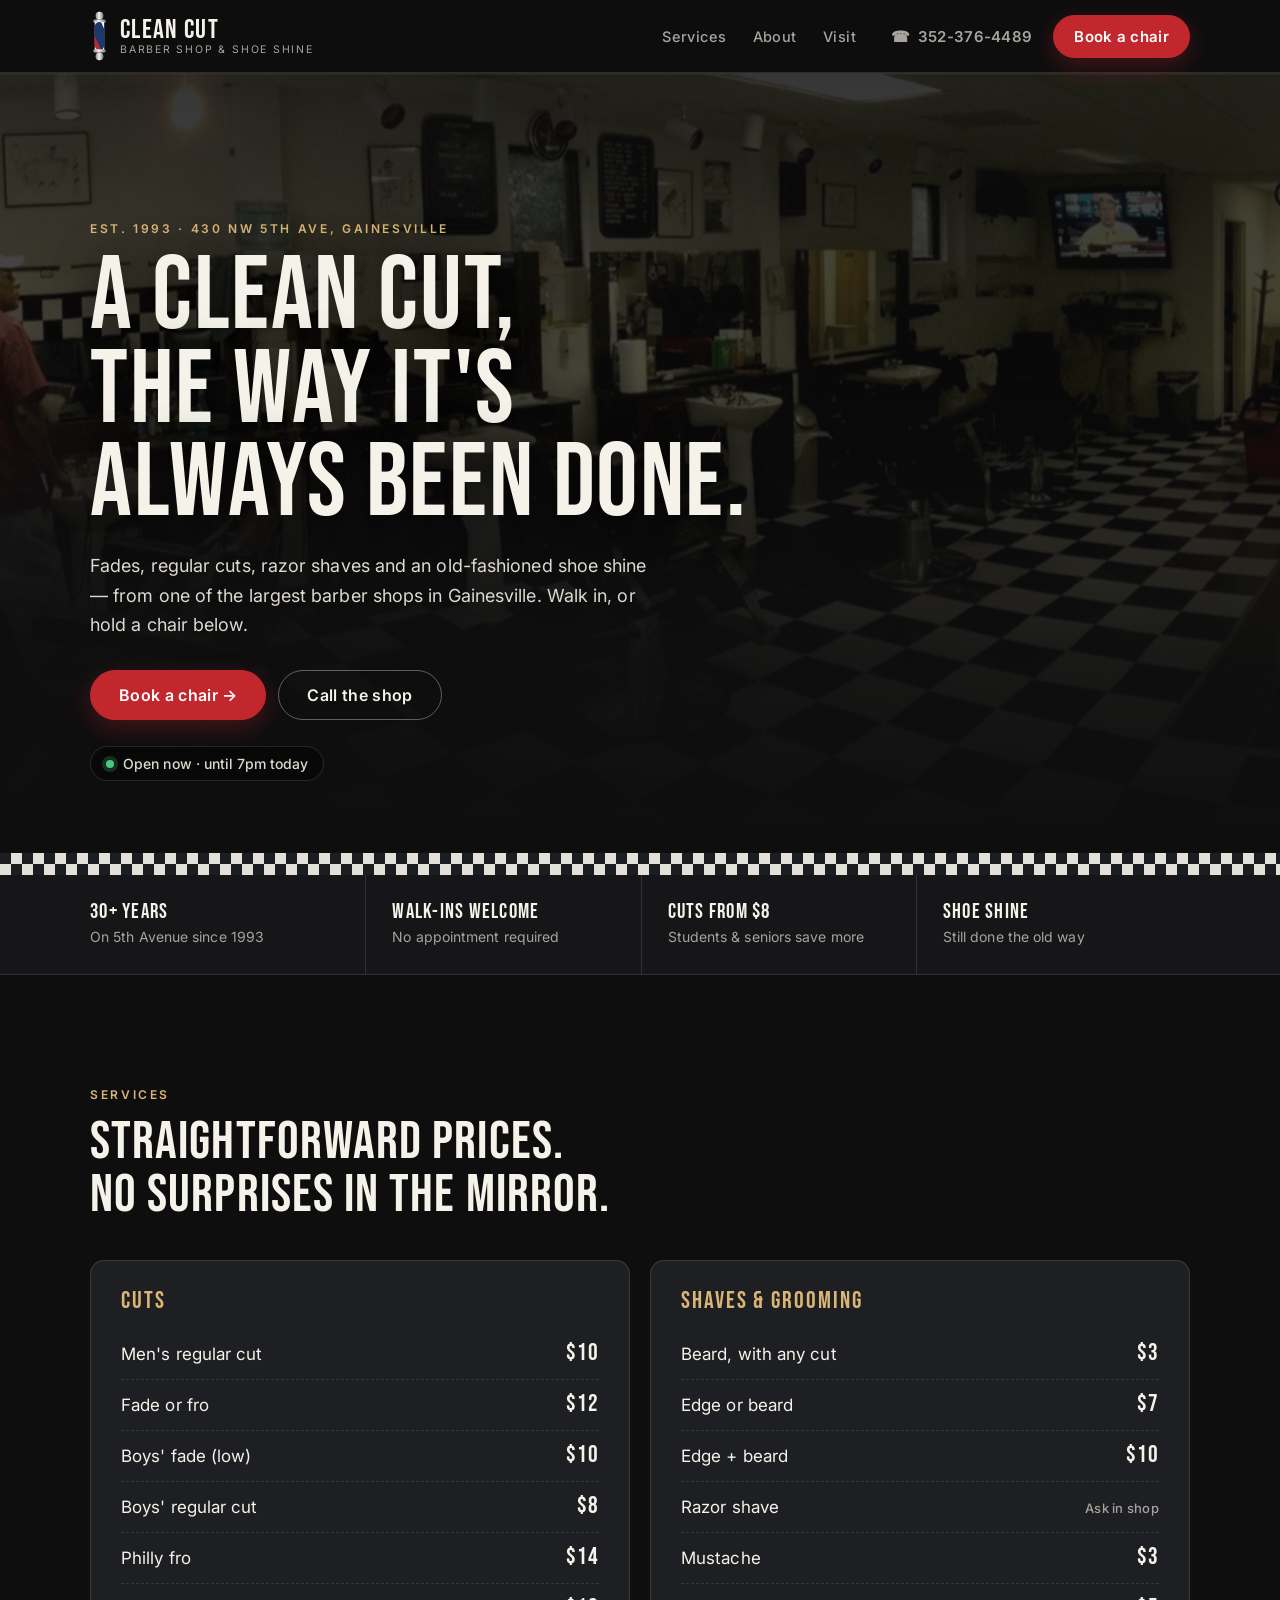
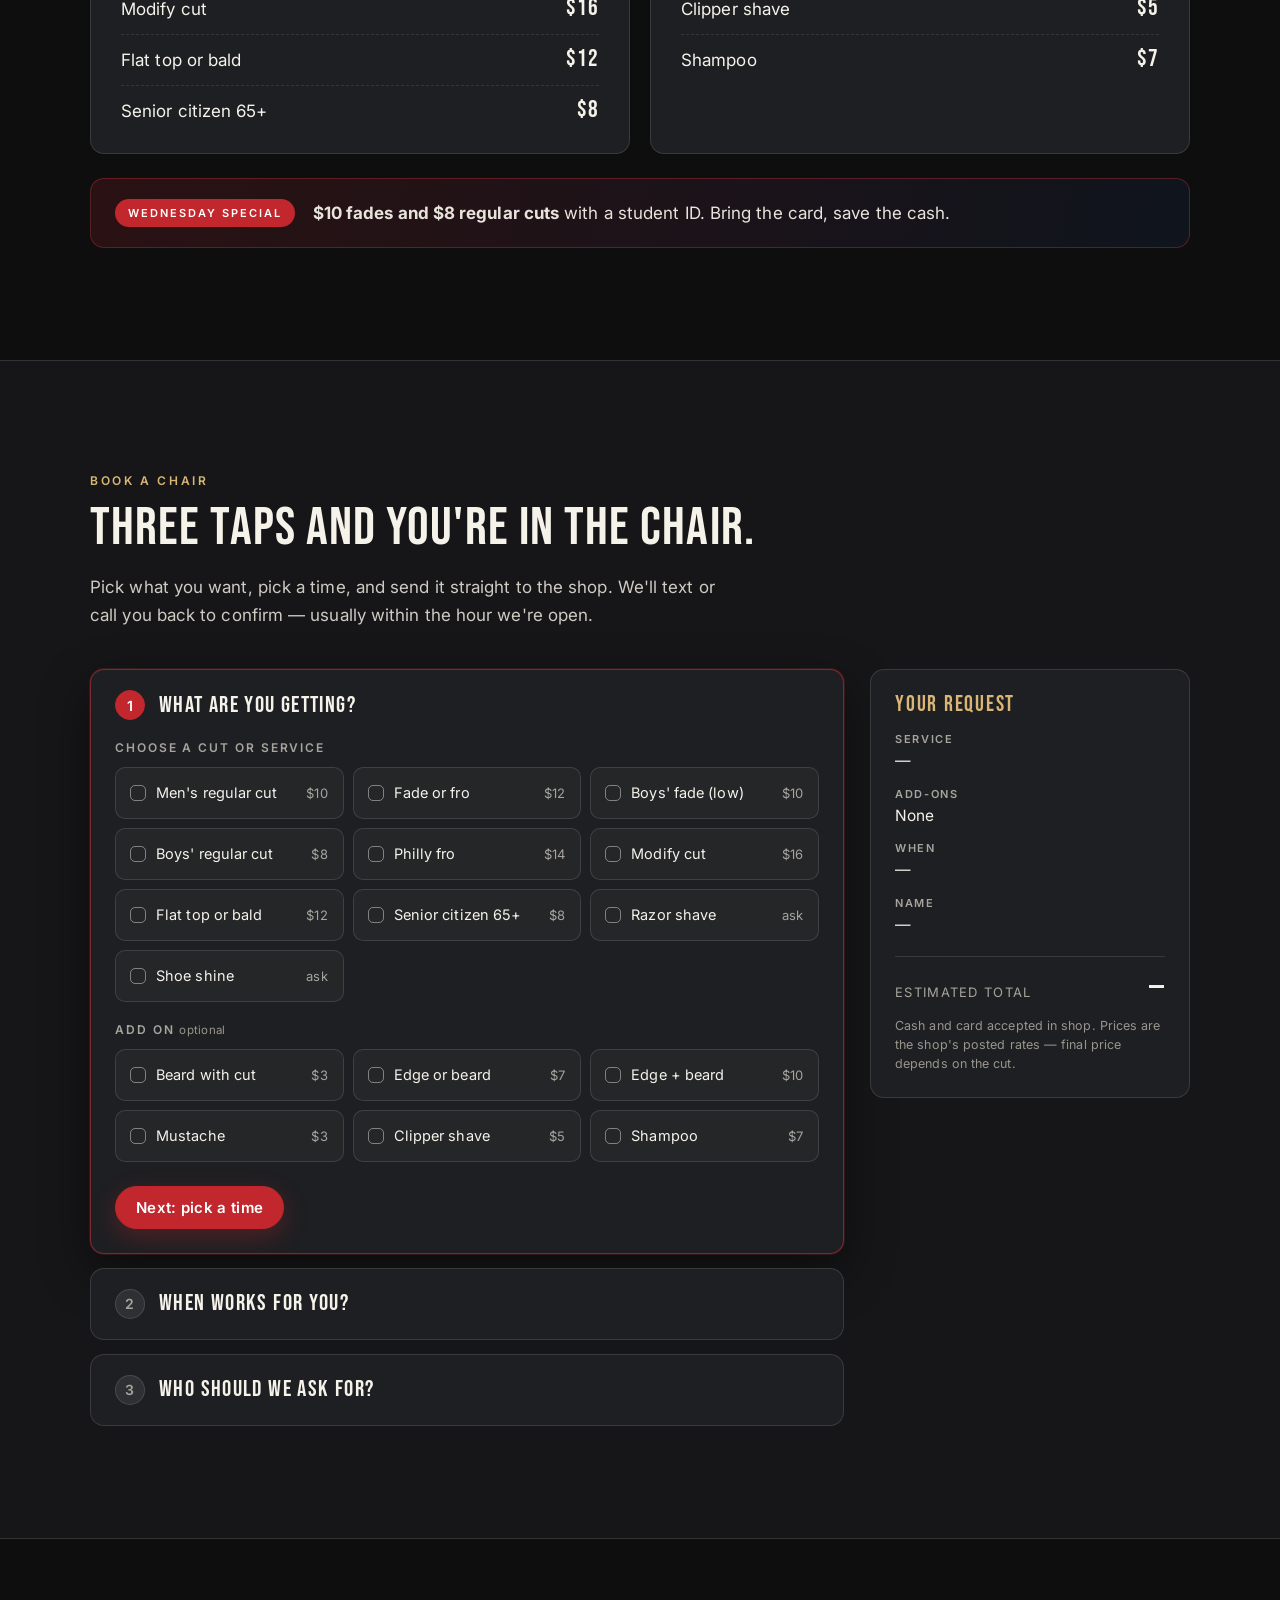
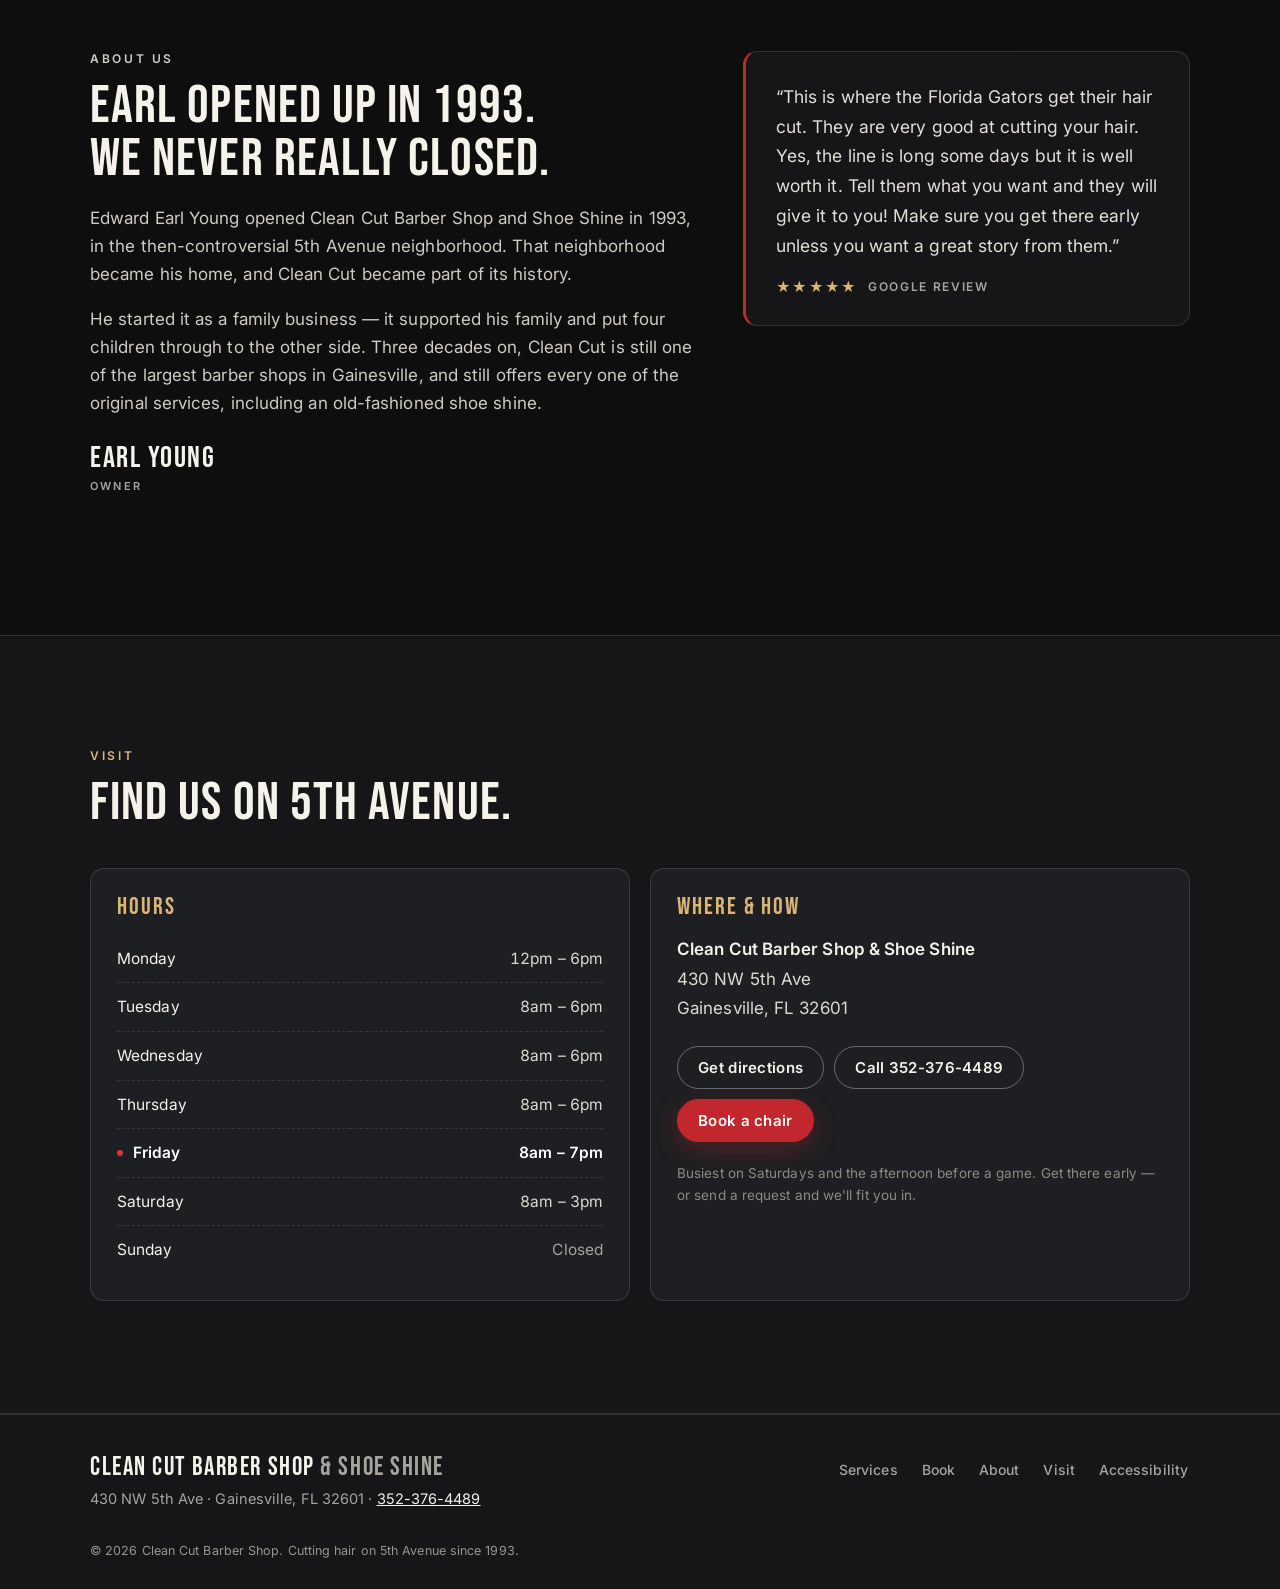
<file: index.html>
<!doctype html>
<html lang="en">
<head>
<meta charset="utf-8">
<meta name="viewport" content="width=device-width, initial-scale=1">
<title>Clean Cut Barber Shop &amp; Shoe Shine — Gainesville, FL</title>
<meta name="description" content="Gainesville's barber shop since 1993. Fades, regular cuts, razor shaves and an old-fashioned shoe shine at 430 NW 5th Ave. Walk-ins welcome — or book a chair online in under a minute.">
<meta name="theme-color" content="#101010">
<link rel="canonical" href="https://clean-cut-barbershop.vercel.app/">
<meta property="og:type" content="website">
<meta property="og:title" content="Clean Cut Barber Shop &amp; Shoe Shine">
<meta property="og:description" content="Gainesville's barber shop since 1993. Fades, cuts, razor shaves and an old-fashioned shoe shine. Book a chair in under a minute.">
<meta property="og:image" content="https://clean-cut-barbershop.vercel.app/images/og.jpg">
<meta name="twitter:card" content="summary_large_image">
<link rel="icon" href="/favicon.svg" type="image/svg+xml">
<link rel="apple-touch-icon" href="/images/og.jpg">
<link rel="preconnect" href="https://fonts.googleapis.com">
<link rel="preconnect" href="https://fonts.gstatic.com" crossorigin>
<link href="https://fonts.googleapis.com/css2?family=Bebas+Neue&family=Inter:wght@400;500;600;700&display=swap" rel="stylesheet">
<link rel="stylesheet" href="/styles.css">
<script type="application/ld+json">
{
  "@context": "https://schema.org",
  "@type": "HairSalon",
  "url": "https://clean-cut-barbershop.vercel.app/",
  "name": "Clean Cut Barber Shop & Shoe Shine",
  "image": "https://clean-cut-barbershop.vercel.app/images/og.jpg",
  "telephone": "+1-352-376-4489",
  "foundingDate": "1993",
  "founder": { "@type": "Person", "name": "Edward Earl Young" },
  "priceRange": "$",
  "address": {
    "@type": "PostalAddress",
    "streetAddress": "430 NW 5th Ave",
    "addressLocality": "Gainesville",
    "addressRegion": "FL",
    "postalCode": "32601",
    "addressCountry": "US"
  },
  "openingHoursSpecification": [
    { "@type": "OpeningHoursSpecification", "dayOfWeek": "Monday", "opens": "12:00", "closes": "18:00" },
    { "@type": "OpeningHoursSpecification", "dayOfWeek": ["Tuesday","Wednesday","Thursday"], "opens": "08:00", "closes": "18:00" },
    { "@type": "OpeningHoursSpecification", "dayOfWeek": "Friday", "opens": "08:00", "closes": "19:00" },
    { "@type": "OpeningHoursSpecification", "dayOfWeek": "Saturday", "opens": "08:00", "closes": "15:00" }
  ]
}
</script>
</head>
<body>
<a class="skip" href="#main">Skip to main content</a>

<header class="site-head" id="top">
  <div class="wrap head-inner">
    <a class="brand" href="#top" aria-label="Clean Cut Barber Shop, home">
      <svg class="pole" viewBox="0 0 24 64" aria-hidden="true" focusable="false">
        <defs>
          <linearGradient id="chrome" x1="0" y1="0" x2="1" y2="0">
            <stop offset="0" stop-color="#8b8b8b"/><stop offset=".45" stop-color="#f2f2f2"/><stop offset="1" stop-color="#777"/>
          </linearGradient>
          <clipPath id="tube"><rect x="6" y="14" width="12" height="36" rx="6"/></clipPath>
        </defs>
        <circle cx="12" cy="6" r="5" fill="url(#chrome)"/>
        <rect x="4" y="11" width="16" height="4" rx="2" fill="url(#chrome)"/>
        <rect x="6" y="14" width="12" height="36" fill="#fff"/>
        <g clip-path="url(#tube)" class="stripes">
          <g>
            <path d="M-14 14 L2 14 L18 50 L2 50 Z" fill="#c1272d"/>
            <path d="M-2 14 L14 14 L30 50 L14 50 Z" fill="#1b3a6b"/>
            <path d="M-26 14 L-10 14 L6 50 L-10 50 Z" fill="#1b3a6b"/>
          </g>
        </g>
        <rect x="4" y="49" width="16" height="4" rx="2" fill="url(#chrome)"/>
        <circle cx="12" cy="58" r="5" fill="url(#chrome)"/>
      </svg>
      <span class="brand-text">
        <strong>Clean Cut</strong>
        <small>Barber Shop &amp; Shoe Shine</small>
      </span>
    </a>

    <nav class="nav" aria-label="Main">
      <a href="#services">Services</a>
      <a href="#about">About</a>
      <a href="#visit">Visit</a>
    </nav>

    <div class="head-cta">
      <a class="btn btn-ghost" href="tel:+13523764489"><span aria-hidden="true">&#9742;</span> 352-376-4489</a>
      <a class="btn btn-primary" href="#book">Book a chair</a>
    </div>
  </div>
</header>

<main id="main">
  <!-- ============ HERO ============ -->
  <section class="hero">
    <picture class="hero-img">
      <source media="(max-width: 700px)" srcset="/images/shop-interior-sm.jpg">
      <img src="/images/shop-interior.jpg" alt="Inside Clean Cut: barber chairs and mirrors along a checkerboard floor." width="2200" height="561" fetchpriority="high">
    </picture>
    <div class="hero-shade"></div>
    <div class="wrap hero-body">
      <p class="eyebrow">Est. 1993 &middot; 430 NW 5th Ave, Gainesville</p>
      <h1>A clean cut,<br>the way it's<br>always been done.</h1>
      <p class="lede">Fades, regular cuts, razor shaves and an old-fashioned shoe shine &mdash; from one of the largest barber shops in Gainesville. Walk in, or hold a chair below.</p>
      <div class="hero-actions">
        <a class="btn btn-primary btn-lg" href="#book">Book a chair &rarr;</a>
        <a class="btn btn-outline btn-lg" href="tel:+13523764489">Call the shop</a>
      </div>
      <p class="status" id="status-pill" hidden>
        <span class="dot" aria-hidden="true"></span><span id="status-text"></span>
      </p>
    </div>
  </section>

  <div class="checker" aria-hidden="true"></div>

  <!-- ============ TRUST STRIP ============ -->
  <section class="strip">
    <div class="wrap strip-grid">
      <div><strong>30+ years</strong><span>On 5th Avenue since 1993</span></div>
      <div><strong>Walk-ins welcome</strong><span>No appointment required</span></div>
      <div><strong>Cuts from $8</strong><span>Students &amp; seniors save more</span></div>
      <div><strong>Shoe shine</strong><span>Still done the old way</span></div>
    </div>
  </section>

  <!-- ============ SERVICES ============ -->
  <section class="section" id="services">
    <div class="wrap">
      <p class="eyebrow">Services</p>
      <h2 class="h2">Straightforward prices.<br>No surprises in the mirror.</h2>

      <div class="price-grid">
        <div class="card">
          <h3 class="card-title">Cuts</h3>
          <ul class="price-list">
            <li><span>Men's regular cut</span><b>$10</b></li>
            <li><span>Fade or fro</span><b>$12</b></li>
            <li><span>Boys' fade (low)</span><b>$10</b></li>
            <li><span>Boys' regular cut</span><b>$8</b></li>
            <li><span>Philly fro</span><b>$14</b></li>
            <li><span>Modify cut</span><b>$16</b></li>
            <li><span>Flat top or bald</span><b>$12</b></li>
            <li><span>Senior citizen 65+</span><b>$8</b></li>
          </ul>
        </div>

        <div class="card">
          <h3 class="card-title">Shaves &amp; grooming</h3>
          <ul class="price-list">
            <li><span>Beard, with any cut</span><b>$3</b></li>
            <li><span>Edge or beard</span><b>$7</b></li>
            <li><span>Edge + beard</span><b>$10</b></li>
            <li><span>Razor shave</span><b class="ask">Ask in shop</b></li>
            <li><span>Mustache</span><b>$3</b></li>
            <li><span>Clipper shave</span><b>$5</b></li>
            <li><span>Shampoo</span><b>$7</b></li>
          </ul>
        </div>
      </div>

      <div class="special">
        <span class="special-tag">Wednesday special</span>
        <p><strong>$10 fades and $8 regular cuts</strong> with a student ID. Bring the card, save the cash.</p>
      </div>
    </div>
  </section>

  <!-- ============ BOOKING ============ -->
  <section class="section section-alt" id="book">
    <div class="wrap">
      <p class="eyebrow">Book a chair</p>
      <h2 class="h2">Three taps and you're in the chair.</h2>
      <p class="section-lede">Pick what you want, pick a time, and send it straight to the shop. We'll text or call you back to confirm &mdash; usually within the hour we're open.</p>

      <noscript>
        <p class="noscript-note">The booking form needs JavaScript. To book without it, call
        <a href="tel:+13523764489">352-376-4489</a> during shop hours, or walk in &mdash;
        430 NW 5th Ave, Gainesville.</p>
      </noscript>

      <form class="booking" id="booking" novalidate>
        <ol class="steps" id="steps">
          <li class="step is-active" data-step="1">
            <div class="step-head"><span class="step-num" aria-hidden="true">1</span><h3><button type="button" class="step-toggle" aria-expanded="false" aria-controls="step-body-1">What are you getting?</button></h3></div>
            <div class="step-body" id="step-body-1">
              <fieldset>
                <legend>Choose a cut or service</legend>
                <div class="chips" id="service-chips"></div>
              </fieldset>
              <fieldset class="addons">
                <legend>Add on <span class="opt">optional</span></legend>
                <div class="chips chips-sm" id="addon-chips"></div>
              </fieldset>
              <button type="button" class="btn btn-primary btn-next" data-next="2">Next: pick a time</button>
            </div>
          </li>

          <li class="step" data-step="2">
            <div class="step-head"><span class="step-num" aria-hidden="true">2</span><h3><button type="button" class="step-toggle" aria-expanded="false" aria-controls="step-body-2">When works for you?</button></h3></div>
            <div class="step-body" id="step-body-2">
              <fieldset>
                <legend>Day</legend>
                <div class="days" id="day-chips"></div>
              </fieldset>
              <fieldset>
                <legend>Time <span class="opt" id="slot-note"></span></legend>
                <div class="slots" id="time-slots" aria-live="polite"></div>
              </fieldset>
              <div class="step-nav">
                <button type="button" class="btn btn-quiet btn-back" data-back="1">Back</button>
                <button type="button" class="btn btn-primary btn-next" data-next="3">Next: your details</button>
              </div>
            </div>
          </li>

          <li class="step" data-step="3">
            <div class="step-head"><span class="step-num" aria-hidden="true">3</span><h3><button type="button" class="step-toggle" aria-expanded="false" aria-controls="step-body-3">Who should we ask for?</button></h3></div>
            <div class="step-body" id="step-body-3">
              <div class="fields">
                <p class="field">
                  <label for="f-name">Your name</label>
                  <input id="f-name" name="name" type="text" autocomplete="name" required placeholder="First and last" aria-describedby="err-name">
                  <span class="err" id="err-name" data-err="name" role="alert"></span>
                </p>
                <p class="field">
                  <label for="f-phone">Mobile number</label>
                  <input id="f-phone" name="phone" type="tel" inputmode="tel" autocomplete="tel" required placeholder="(352) 555-0123" aria-describedby="err-phone">
                  <span class="err" id="err-phone" data-err="phone" role="alert"></span>
                </p>
                <p class="field field-wide">
                  <label for="f-barber">Barber <span class="opt">optional</span></label>
                  <input id="f-barber" name="barber" type="text" placeholder="Anyone who's open">
                </p>
                <p class="field field-wide">
                  <label for="f-note">Anything else? <span class="opt">optional</span></label>
                  <textarea id="f-note" name="note" rows="3" placeholder="Taper on the sides, line it up, bringing my son too&hellip;"></textarea>
                </p>
              </div>
              <div class="step-nav">
                <button type="button" class="btn btn-quiet btn-back" data-back="2">Back</button>
                <button type="submit" class="btn btn-primary">Review request</button>
              </div>
            </div>
          </li>
        </ol>

        <div class="summary" id="summary" aria-live="polite">
          <h3>Your request</h3>
          <dl id="summary-list">
            <div><dt>Service</dt><dd data-sum="service">&mdash;</dd></div>
            <div><dt>Add-ons</dt><dd data-sum="addons">None</dd></div>
            <div><dt>When</dt><dd data-sum="when">&mdash;</dd></div>
            <div><dt>Name</dt><dd data-sum="name">&mdash;</dd></div>
          </dl>
          <p class="summary-total"><span>Estimated total</span><b data-sum="total">&mdash;</b></p>
          <p class="summary-fine">Cash and card accepted in shop. Prices are the shop's posted rates &mdash; final price depends on the cut.</p>
        </div>
      </form>

      <!-- Confirmation / send panel -->
      <div class="sendbox" id="sendbox" hidden tabindex="-1">
        <h3 class="sendbox-title">Ready to send</h3>
        <p class="sendbox-lede">Here's exactly what goes to the shop. Pick how you'd like to send it &mdash; the message comes pre-written.</p>
        <pre class="sendbox-msg" id="send-preview"></pre>
        <div class="sendbox-actions">
          <a class="btn btn-primary btn-lg" id="send-sms" href="sms:+13523764489">Send as a text</a>
          <a class="btn btn-outline btn-lg" id="send-email" href="mailto:" hidden>Send as an email</a>
          <button type="button" class="btn btn-quiet" id="send-copy">Copy details</button>
        </div>
        <p class="sendbox-fine">This sends a <strong>request</strong>, not a locked-in appointment &mdash; Clean Cut replies to confirm. In a hurry? <a href="tel:+13523764489">Call 352-376-4489</a> or just walk in.</p>
        <button type="button" class="linklike" id="send-edit">&larr; Change something</button>
      </div>
    </div>
  </section>

  <!-- ============ ABOUT ============ -->
  <section class="section" id="about">
    <div class="wrap about-grid">
      <div>
        <p class="eyebrow">About us</p>
        <h2 class="h2">Earl opened up in 1993.<br>We never really closed.</h2>
        <p>Edward Earl Young opened Clean Cut Barber Shop and Shoe Shine in 1993, in the then-controversial 5th Avenue neighborhood. That neighborhood became his home, and Clean Cut became part of its history.</p>
        <p>He started it as a family business &mdash; it supported his family and put four children through to the other side. Three decades on, Clean Cut is still one of the largest barber shops in Gainesville, and still offers every one of the original services, including an old-fashioned shoe shine.</p>
        <p class="signature">Earl Young<span>Owner</span></p>
      </div>
      <figure class="quote">
        <blockquote>
          <p>&ldquo;This is where the Florida Gators get their hair cut. They are very good at cutting your hair. Yes, the line is long some days but it is well worth it. Tell them what you want and they will give it to you! Make sure you get there early unless you want a great story from them.&rdquo;</p>
        </blockquote>
        <figcaption>
          <span class="stars" aria-hidden="true">&#9733;&#9733;&#9733;&#9733;&#9733;</span>
          <span class="sr-only">Rated 5 out of 5.</span>
          Google review
        </figcaption>
      </figure>
    </div>
  </section>

  <!-- ============ VISIT ============ -->
  <section class="section section-alt" id="visit">
    <div class="wrap">
      <p class="eyebrow">Visit</p>
      <h2 class="h2">Find us on 5th Avenue.</h2>
      <div class="visit-grid">
        <div class="card card-pad">
          <h3 class="card-title">Hours</h3>
          <table class="hours" id="hours-table">
            <caption class="sr-only">Opening hours by day</caption>
            <tbody>
              <tr data-day="1"><th scope="row">Monday</th><td>12pm &ndash; 6pm</td></tr>
              <tr data-day="2"><th scope="row">Tuesday</th><td>8am &ndash; 6pm</td></tr>
              <tr data-day="3"><th scope="row">Wednesday</th><td>8am &ndash; 6pm</td></tr>
              <tr data-day="4"><th scope="row">Thursday</th><td>8am &ndash; 6pm</td></tr>
              <tr data-day="5"><th scope="row">Friday</th><td>8am &ndash; 7pm</td></tr>
              <tr data-day="6"><th scope="row">Saturday</th><td>8am &ndash; 3pm</td></tr>
              <tr data-day="0"><th scope="row">Sunday</th><td class="closed">Closed</td></tr>
            </tbody>
          </table>
        </div>

        <div class="card card-pad">
          <h3 class="card-title">Where &amp; how</h3>
          <address>
            <strong>Clean Cut Barber Shop &amp; Shoe Shine</strong><br>
            430 NW 5th Ave<br>
            Gainesville, FL 32601
          </address>
          <div class="visit-actions">
            <a class="btn btn-outline" href="https://maps.google.com/?q=430+NW+5th+Ave,+Gainesville,+FL+32601" target="_blank" rel="noopener">Get directions</a>
            <a class="btn btn-outline" href="tel:+13523764489">Call 352-376-4489</a>
            <a class="btn btn-primary" href="#book">Book a chair</a>
          </div>
          <p class="visit-note">Busiest on Saturdays and the afternoon before a game. Get there early &mdash; or send a request and we'll fit you in.</p>
        </div>
      </div>
    </div>
  </section>
</main>

<footer class="site-foot">
  <div class="wrap foot-inner">
    <div>
      <p class="foot-brand">Clean Cut Barber Shop <span>&amp; Shoe Shine</span></p>
      <p class="foot-addr">430 NW 5th Ave &middot; Gainesville, FL 32601 &middot; <a href="tel:+13523764489">352-376-4489</a></p>
    </div>
    <nav class="foot-nav" aria-label="Footer">
      <a href="#services">Services</a>
      <a href="#book">Book</a>
      <a href="#about">About</a>
      <a href="#visit">Visit</a>
      <a href="/accessibility">Accessibility</a>
    </nav>
  </div>
  <p class="foot-fine">&copy; <span id="year">2026</span> Clean Cut Barber Shop. Cutting hair on 5th Avenue since 1993.</p>
</footer>

<nav class="dock" aria-label="Quick actions">
  <a class="btn btn-outline" href="tel:+13523764489">Call</a>
  <a class="btn btn-primary" href="#book">Book a chair</a>
</nav>

<script src="/app.js" defer></script>
</body>
</html>
</file>
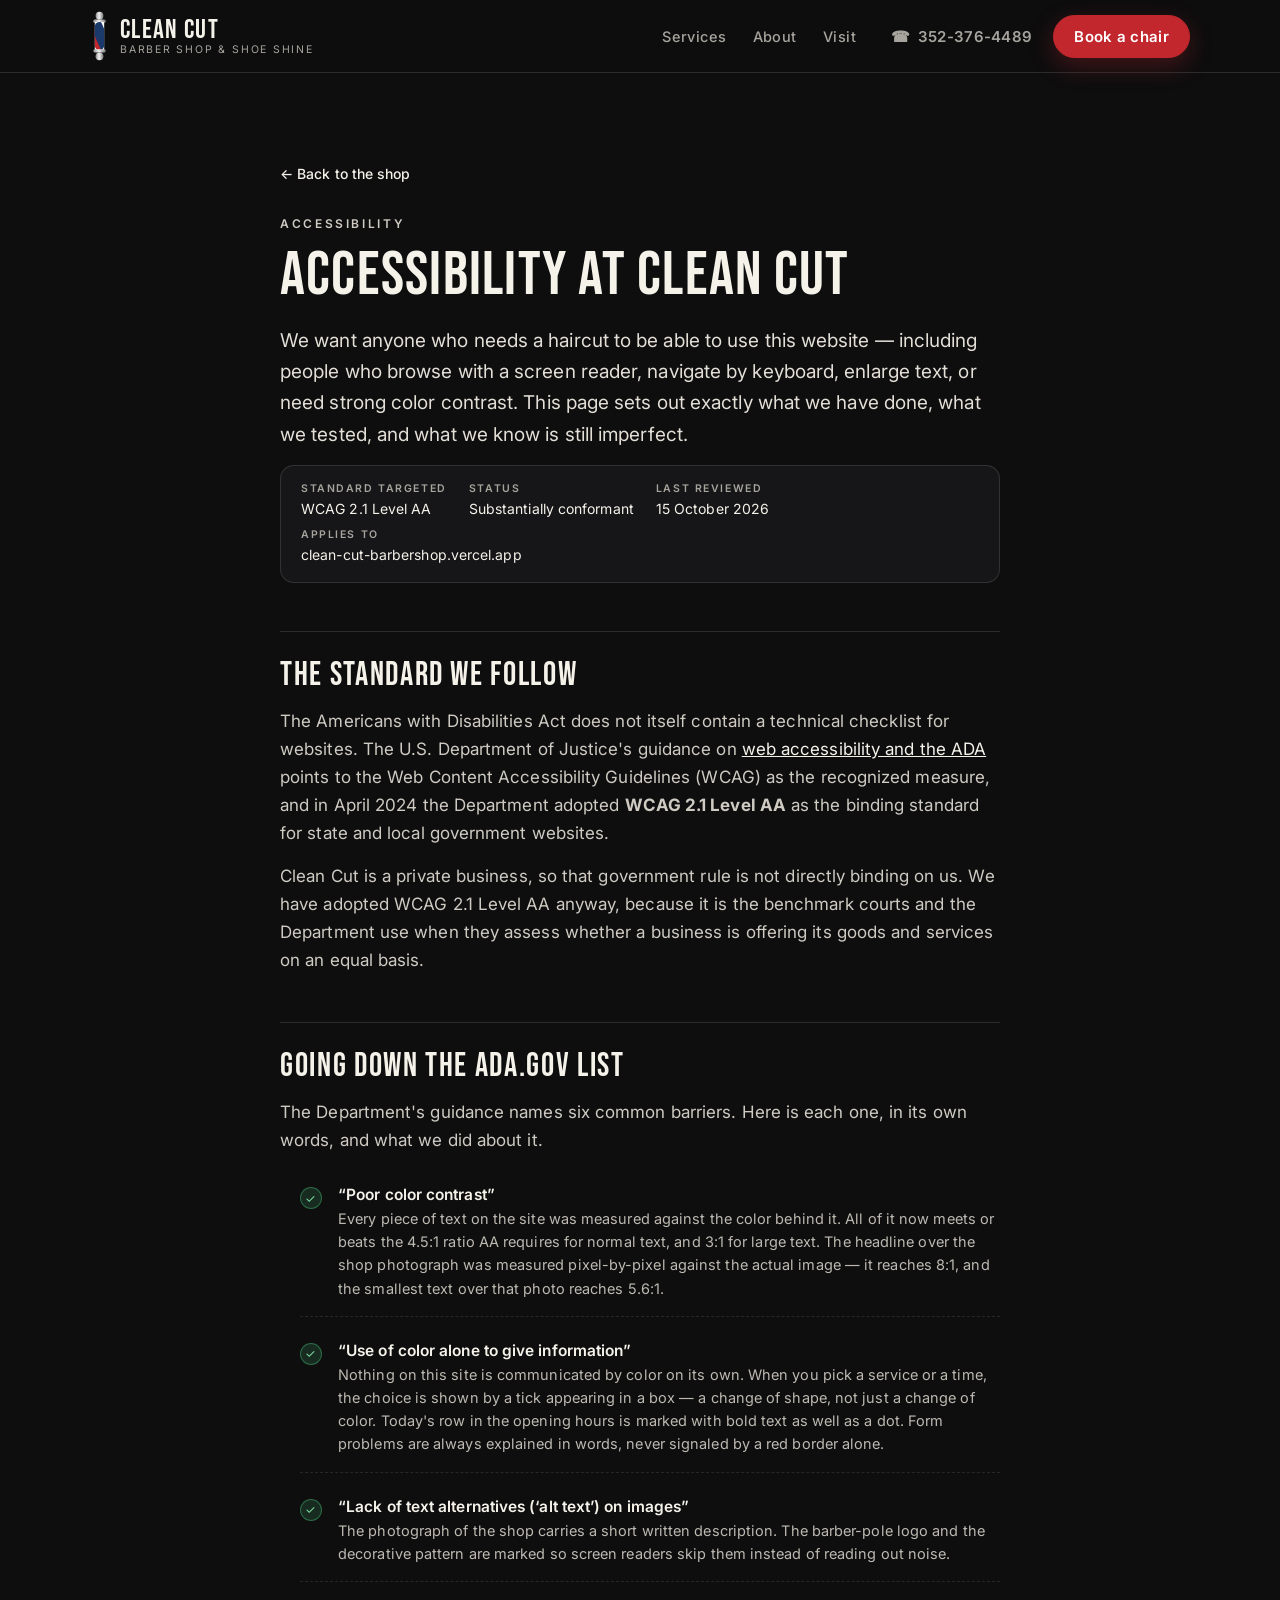
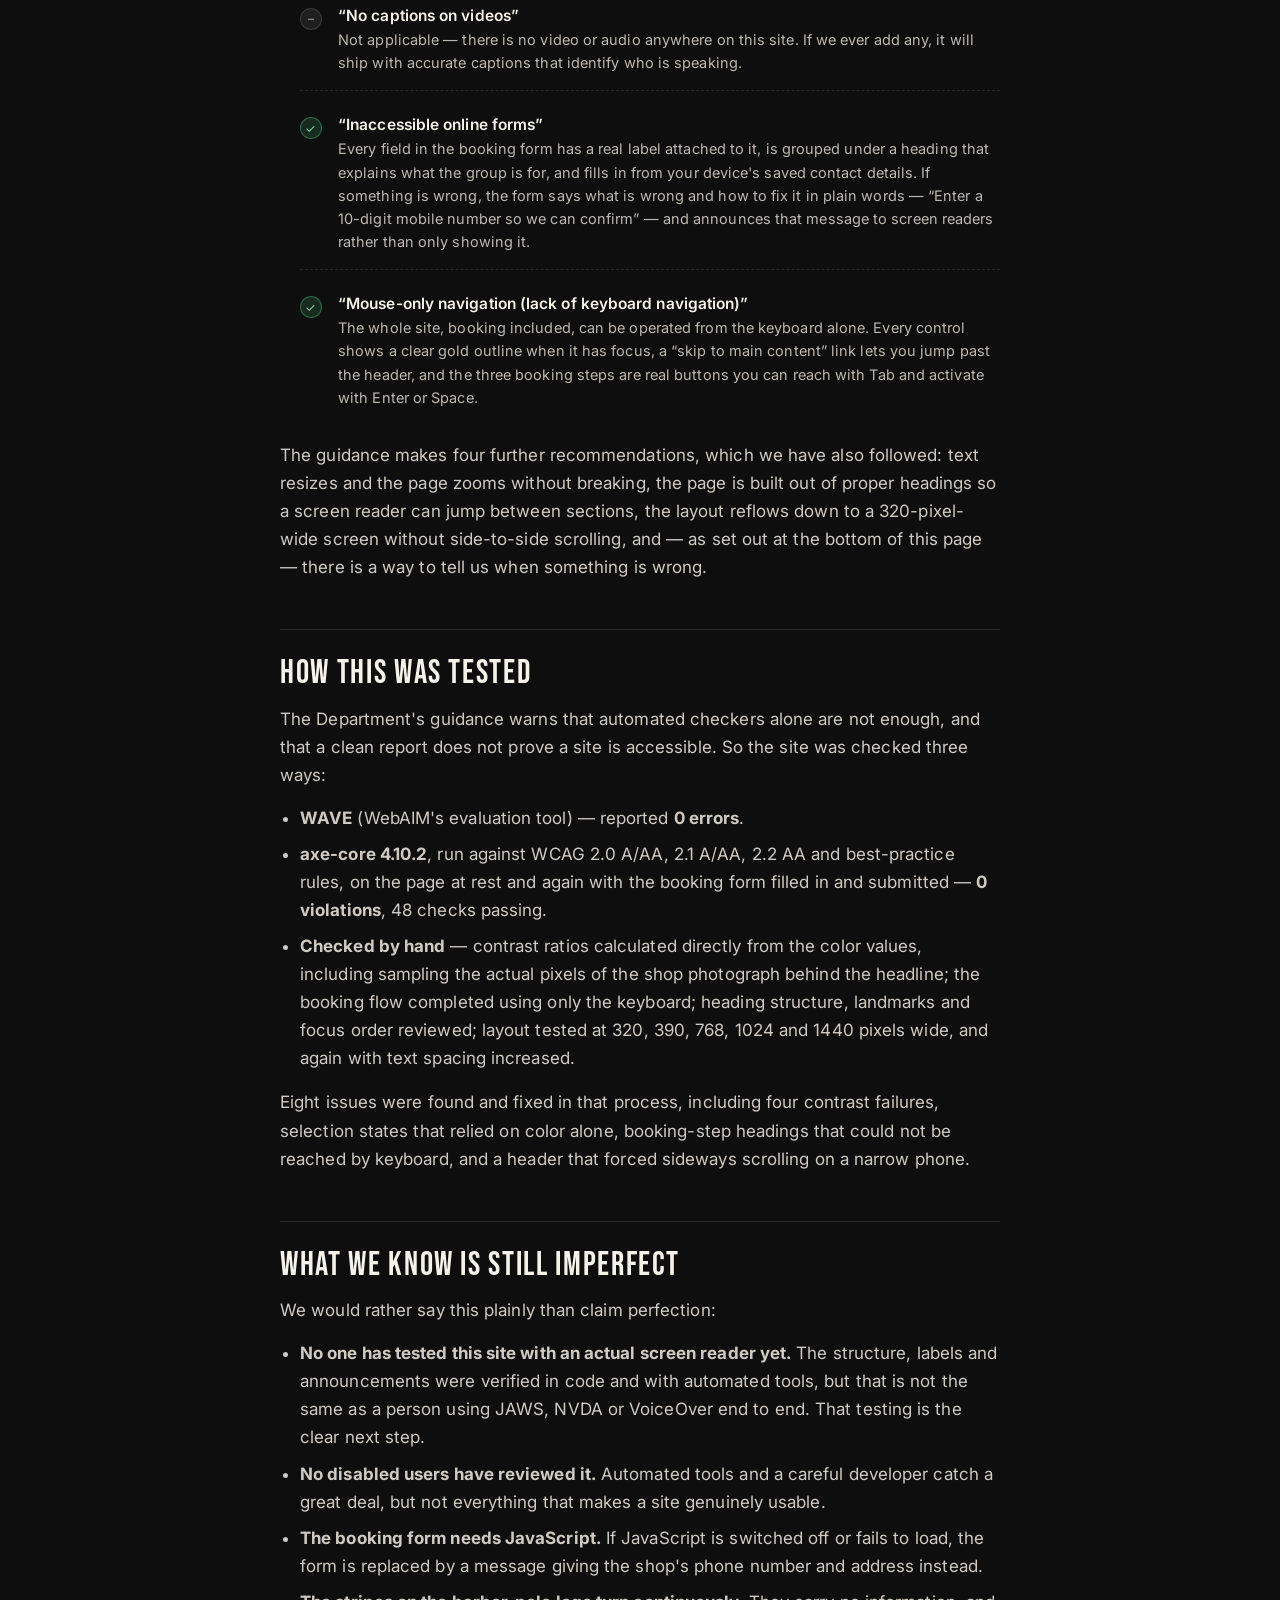
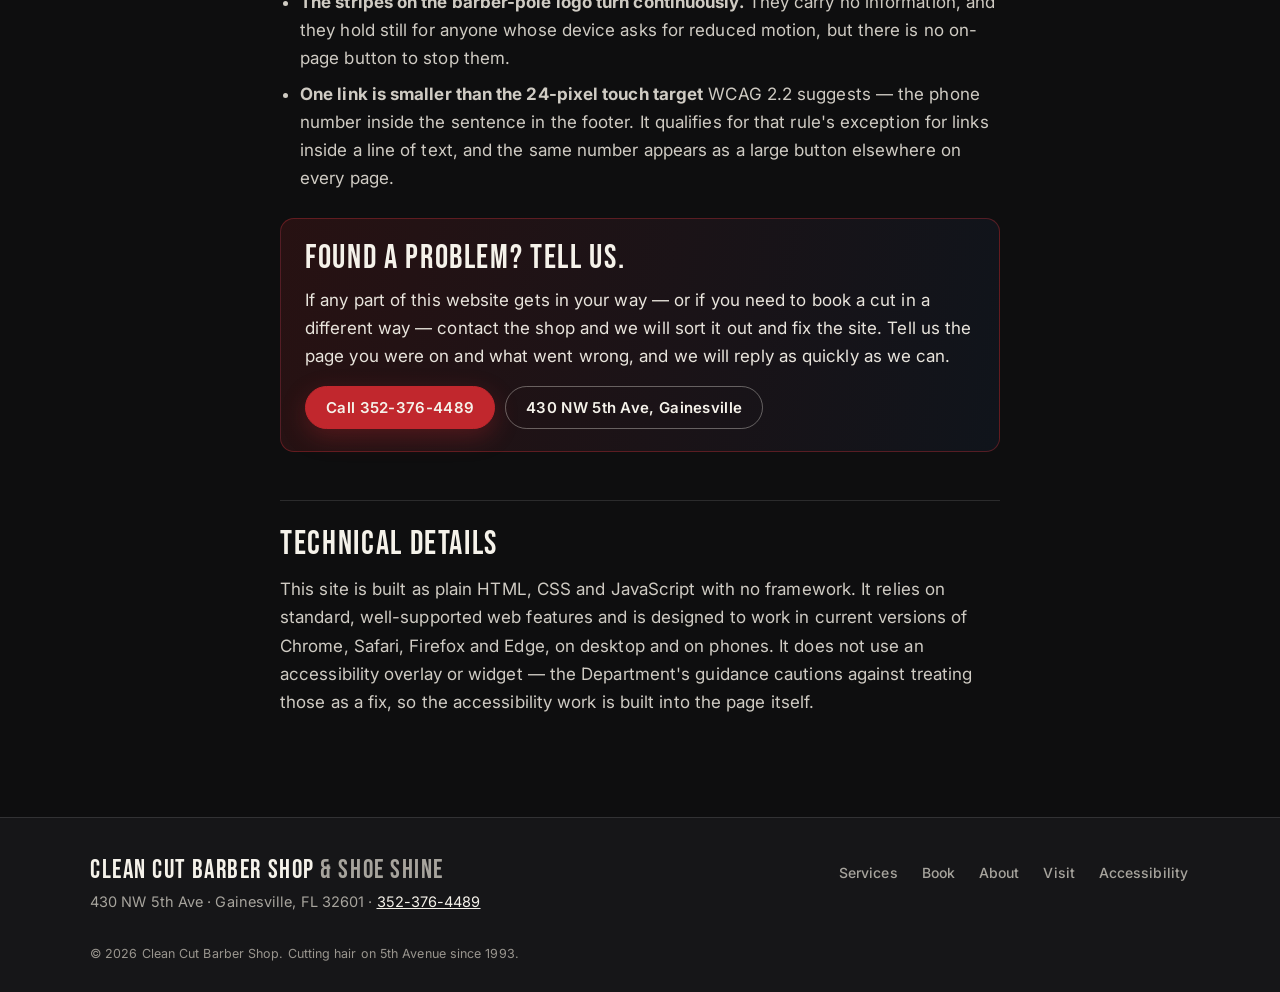
<file: accessibility.html>
<!doctype html>
<html lang="en">
<head>
<meta charset="utf-8">
<meta name="viewport" content="width=device-width, initial-scale=1">
<title>Accessibility — Clean Cut Barber Shop</title>
<meta name="description" content="How Clean Cut Barber Shop's website works for people with disabilities: the standard we follow, what we tested, what we fixed, and how to tell us about a problem.">
<meta name="theme-color" content="#101010">
<link rel="canonical" href="https://clean-cut-barbershop.vercel.app/accessibility">
<meta name="robots" content="index, follow">
<link rel="icon" href="/favicon.svg" type="image/svg+xml">
<link rel="preconnect" href="https://fonts.googleapis.com">
<link rel="preconnect" href="https://fonts.gstatic.com" crossorigin>
<link href="https://fonts.googleapis.com/css2?family=Bebas+Neue&family=Inter:wght@400;500;600;700&display=swap" rel="stylesheet">
<link rel="stylesheet" href="/styles.css">
</head>
<body>
<a class="skip" href="#main">Skip to main content</a>

<header class="site-head">
  <div class="wrap head-inner">
    <a class="brand" href="/" aria-label="Clean Cut Barber Shop, home">
      <svg class="pole" viewBox="0 0 24 64" aria-hidden="true" focusable="false">
        <defs>
          <linearGradient id="chrome" x1="0" y1="0" x2="1" y2="0">
            <stop offset="0" stop-color="#8b8b8b"/><stop offset=".45" stop-color="#f2f2f2"/><stop offset="1" stop-color="#777"/>
          </linearGradient>
          <clipPath id="tube"><rect x="6" y="14" width="12" height="36" rx="6"/></clipPath>
        </defs>
        <circle cx="12" cy="6" r="5" fill="url(#chrome)"/>
        <rect x="4" y="11" width="16" height="4" rx="2" fill="url(#chrome)"/>
        <rect x="6" y="14" width="12" height="36" fill="#fff"/>
        <g clip-path="url(#tube)" class="stripes">
          <g>
            <path d="M-14 14 L2 14 L18 50 L2 50 Z" fill="#c1272d"/>
            <path d="M-2 14 L14 14 L30 50 L14 50 Z" fill="#1b3a6b"/>
            <path d="M-26 14 L-10 14 L6 50 L-10 50 Z" fill="#1b3a6b"/>
          </g>
        </g>
        <rect x="4" y="49" width="16" height="4" rx="2" fill="url(#chrome)"/>
        <circle cx="12" cy="58" r="5" fill="url(#chrome)"/>
      </svg>
      <span class="brand-text">
        <strong>Clean Cut</strong>
        <small>Barber Shop &amp; Shoe Shine</small>
      </span>
    </a>
    <nav class="nav" aria-label="Main">
      <a href="/#services">Services</a>
      <a href="/#about">About</a>
      <a href="/#visit">Visit</a>
    </nav>
    <div class="head-cta">
      <a class="btn btn-ghost" href="tel:+13523764489"><span aria-hidden="true">&#9742;</span> 352-376-4489</a>
      <a class="btn btn-primary" href="/#book">Book a chair</a>
    </div>
  </div>
</header>

<main class="doc" id="main">
  <div class="doc-wrap">
    <a class="doc-back" href="/">&larr; Back to the shop</a>
    <p class="eyebrow">Accessibility</p>
    <h1>Accessibility at Clean Cut</h1>
    <p class="doc-lede">We want anyone who needs a haircut to be able to use this website &mdash; including
    people who browse with a screen reader, navigate by keyboard, enlarge text, or need strong color contrast.
    This page sets out exactly what we have done, what we tested, and what we know is still imperfect.</p>

    <dl class="doc-meta">
      <div><dt>Standard targeted</dt><dd>WCAG 2.1 Level AA</dd></div>
      <div><dt>Status</dt><dd>Substantially conformant</dd></div>
      <div><dt>Last reviewed</dt><dd>15 October 2026</dd></div>
      <div><dt>Applies to</dt><dd>clean-cut-barbershop.vercel.app</dd></div>
    </dl>

    <h2>The standard we follow</h2>
    <p>The Americans with Disabilities Act does not itself contain a technical checklist for websites.
    The U.S. Department of Justice's guidance on <a href="https://www.ada.gov/resources/web-guidance/" rel="noopener">web accessibility and the ADA</a>
    points to the Web Content Accessibility Guidelines (WCAG) as the recognized measure, and in April 2024 the
    Department adopted <strong>WCAG 2.1 Level AA</strong> as the binding standard for state and local government websites.</p>
    <p>Clean Cut is a private business, so that government rule is not directly binding on us. We have
    adopted WCAG 2.1 Level AA anyway, because it is the benchmark courts and the Department use when they
    assess whether a business is offering its goods and services on an equal basis.</p>

    <h2>Going down the ada.gov list</h2>
    <p>The Department's guidance names six common barriers. Here is each one, in its own words, and what
    we did about it.</p>

    <ul class="check">
      <li>
        <span class="mark" aria-hidden="true">&#10003;</span>
        <div>
          <b>&ldquo;Poor color contrast&rdquo;</b>
          <span>Every piece of text on the site was measured against the color behind it. All of it now
          meets or beats the 4.5:1 ratio AA requires for normal text, and 3:1 for large text. The headline
          over the shop photograph was measured pixel-by-pixel against the actual image &mdash; it reaches
          8:1, and the smallest text over that photo reaches 5.6:1.</span>
        </div>
      </li>
      <li>
        <span class="mark" aria-hidden="true">&#10003;</span>
        <div>
          <b>&ldquo;Use of color alone to give information&rdquo;</b>
          <span>Nothing on this site is communicated by color on its own. When you pick a service or a
          time, the choice is shown by a tick appearing in a box &mdash; a change of shape, not just a
          change of color. Today's row in the opening hours is marked with bold text as well as a dot.
          Form problems are always explained in words, never signaled by a red border alone.</span>
        </div>
      </li>
      <li>
        <span class="mark" aria-hidden="true">&#10003;</span>
        <div>
          <b>&ldquo;Lack of text alternatives (&lsquo;alt text&rsquo;) on images&rdquo;</b>
          <span>The photograph of the shop carries a short written description. The barber-pole logo and
          the decorative pattern are marked so screen readers skip them instead of reading out noise.</span>
        </div>
      </li>
      <li>
        <span class="mark na" aria-hidden="true">&ndash;</span>
        <div>
          <b>&ldquo;No captions on videos&rdquo;</b>
          <span>Not applicable &mdash; there is no video or audio anywhere on this site. If we ever add
          any, it will ship with accurate captions that identify who is speaking.</span>
        </div>
      </li>
      <li>
        <span class="mark" aria-hidden="true">&#10003;</span>
        <div>
          <b>&ldquo;Inaccessible online forms&rdquo;</b>
          <span>Every field in the booking form has a real label attached to it, is grouped under a
          heading that explains what the group is for, and fills in from your device's saved contact
          details. If something is wrong, the form says what is wrong and how to fix it in plain words
          &mdash; &ldquo;Enter a 10-digit mobile number so we can confirm&rdquo; &mdash; and announces that
          message to screen readers rather than only showing it.</span>
        </div>
      </li>
      <li>
        <span class="mark" aria-hidden="true">&#10003;</span>
        <div>
          <b>&ldquo;Mouse-only navigation (lack of keyboard navigation)&rdquo;</b>
          <span>The whole site, booking included, can be operated from the keyboard alone. Every control
          shows a clear gold outline when it has focus, a &ldquo;skip to main content&rdquo; link lets you
          jump past the header, and the three booking steps are real buttons you can reach with Tab and
          activate with Enter or Space.</span>
        </div>
      </li>
    </ul>

    <p>The guidance makes four further recommendations, which we have also followed: text resizes and the
    page zooms without breaking, the page is built out of proper headings so a screen reader can jump
    between sections, the layout reflows down to a 320-pixel-wide screen without side-to-side scrolling,
    and &mdash; as set out at the bottom of this page &mdash; there is a way to tell us when something is wrong.</p>

    <h2>How this was tested</h2>
    <p>The Department's guidance warns that automated checkers alone are not enough, and that a clean
    report does not prove a site is accessible. So the site was checked three ways:</p>
    <ul>
      <li><strong>WAVE</strong> (WebAIM's evaluation tool) &mdash; reported <strong>0 errors</strong>.</li>
      <li><strong>axe-core 4.10.2</strong>, run against WCAG 2.0 A/AA, 2.1 A/AA, 2.2 AA and best-practice
      rules, on the page at rest and again with the booking form filled in and submitted &mdash;
      <strong>0 violations</strong>, 48 checks passing.</li>
      <li><strong>Checked by hand</strong> &mdash; contrast ratios calculated directly from the color
      values, including sampling the actual pixels of the shop photograph behind the headline; the booking
      flow completed using only the keyboard; heading structure, landmarks and focus order reviewed; layout
      tested at 320, 390, 768, 1024 and 1440 pixels wide, and again with text spacing increased.</li>
    </ul>
    <p>Eight issues were found and fixed in that process, including four contrast failures, selection
    states that relied on color alone, booking-step headings that could not be reached by keyboard, and
    a header that forced sideways scrolling on a narrow phone.</p>

    <h2>What we know is still imperfect</h2>
    <p>We would rather say this plainly than claim perfection:</p>
    <ul>
      <li><strong>No one has tested this site with an actual screen reader yet.</strong> The structure,
      labels and announcements were verified in code and with automated tools, but that is not the same as
      a person using JAWS, NVDA or VoiceOver end to end. That testing is the clear next step.</li>
      <li><strong>No disabled users have reviewed it.</strong> Automated tools and a careful developer
      catch a great deal, but not everything that makes a site genuinely usable.</li>
      <li><strong>The booking form needs JavaScript.</strong> If JavaScript is switched off or fails to
      load, the form is replaced by a message giving the shop's phone number and address instead.</li>
      <li><strong>The stripes on the barber-pole logo turn continuously.</strong> They carry no
      information, and they hold still for anyone whose device asks for reduced motion, but there is no
      on-page button to stop them.</li>
      <li><strong>One link is smaller than the 24-pixel touch target</strong> WCAG 2.2 suggests &mdash; the
      phone number inside the sentence in the footer. It qualifies for that rule's exception for links
      inside a line of text, and the same number appears as a large button elsewhere on every page.</li>
    </ul>

    <div class="callout">
      <h2>Found a problem? Tell us.</h2>
      <p>If any part of this website gets in your way &mdash; or if you need to book a cut in a different
      way &mdash; contact the shop and we will sort it out and fix the site. Tell us the page you were on
      and what went wrong, and we will reply as quickly as we can.</p>
      <div class="contact-rows">
        <a class="btn btn-primary" href="tel:+13523764489">Call 352-376-4489</a>
        <a class="btn btn-outline" href="https://maps.google.com/?q=430+NW+5th+Ave,+Gainesville,+FL+32601" target="_blank" rel="noopener">430 NW 5th Ave, Gainesville</a>
      </div>
    </div>

    <h2>Technical details</h2>
    <p>This site is built as plain HTML, CSS and JavaScript with no framework. It relies on standard,
    well-supported web features and is designed to work in current versions of Chrome, Safari, Firefox and
    Edge, on desktop and on phones. It does not use an accessibility overlay or widget &mdash; the
    Department's guidance cautions against treating those as a fix, so the accessibility work is built into
    the page itself.</p>
  </div>
</main>

<footer class="site-foot">
  <div class="wrap foot-inner">
    <div>
      <p class="foot-brand">Clean Cut Barber Shop <span>&amp; Shoe Shine</span></p>
      <p class="foot-addr">430 NW 5th Ave &middot; Gainesville, FL 32601 &middot; <a href="tel:+13523764489">352-376-4489</a></p>
    </div>
    <nav class="foot-nav" aria-label="Footer">
      <a href="/#services">Services</a>
      <a href="/#book">Book</a>
      <a href="/#about">About</a>
      <a href="/#visit">Visit</a>
      <a href="/accessibility" aria-current="page">Accessibility</a>
    </nav>
  </div>
  <p class="foot-fine">&copy; <span id="year">2026</span> Clean Cut Barber Shop. Cutting hair on 5th Avenue since 1993.</p>
</footer>

<script>
  var y = document.getElementById('year');
  if (y) y.textContent = String(new Date().getFullYear());
</script>
</body>
</html>
</file>
<file: styles.css>
/* ========== Clean Cut Barber Shop ========== */
:root{
  --ink:#0e0e0f;
  --ink-2:#161618;
  --ink-3:#1e1f22;
  --line:rgba(255,255,255,.12);
  --cream:#f5f2ea;
  --muted:#a7a49d;
  --red:#c1272d;
  --red-hi:#d8343a;
  --navy:#1b3a6b;
  --gold:#d9b676;
  --radius:14px;
  --wrap:1140px;
  --shadow:0 18px 50px rgba(0,0,0,.45);
  color-scheme:dark;
}

*,*::before,*::after{box-sizing:border-box}
[hidden]{display:none !important}
html{scroll-behavior:smooth;-webkit-text-size-adjust:100%}
@media (prefers-reduced-motion:reduce){
  html{scroll-behavior:auto}
  *{animation-duration:.001ms !important;transition-duration:.001ms !important}
}
body{
  margin:0;
  background:var(--ink);
  color:var(--cream);
  font:400 17px/1.65 Inter,system-ui,-apple-system,"Segoe UI",sans-serif;
  letter-spacing:.005em;
  overflow-x:hidden;
}
img{max-width:100%;display:block;height:auto}
a{color:inherit}
h1,h2,h3{margin:0;font-weight:400;letter-spacing:.01em}
.wrap{width:100%;max-width:var(--wrap);margin-inline:auto;padding-inline:20px}
.sr-only{position:absolute;width:1px;height:1px;padding:0;margin:-1px;overflow:hidden;clip:rect(0 0 0 0);white-space:nowrap;border:0}
.skip{position:absolute;left:-9999px;top:0;z-index:99;background:var(--red);color:#fff;padding:12px 18px;border-radius:0 0 8px 0}
.skip:focus{left:0}
:focus-visible{outline:2px solid var(--gold);outline-offset:3px;border-radius:6px}

/* ---------- Buttons ---------- */
.btn{
  --bg:transparent;--fg:var(--cream);--bd:var(--line);
  display:inline-flex;align-items:center;justify-content:center;gap:.5em;
  font:600 15px/1 Inter,sans-serif;letter-spacing:.02em;
  padding:13px 20px;border-radius:999px;border:1px solid var(--bd);
  background:var(--bg);color:var(--fg);text-decoration:none;cursor:pointer;
  transition:transform .15s ease, background-color .18s ease, border-color .18s ease, box-shadow .18s ease;
  white-space:nowrap;
}
.btn:hover{transform:translateY(-1px)}
.btn:active{transform:translateY(0)}
.btn-primary{--bg:var(--red);--fg:#fff;--bd:var(--red);box-shadow:0 8px 24px rgba(193,39,45,.3)}
.btn-primary:hover{--bg:var(--red-hi);--bd:var(--red-hi)}
.btn-outline{--bd:rgba(245,242,234,.35)}
.btn-outline:hover{--bd:var(--cream);background:rgba(245,242,234,.07)}
.btn-ghost{--bd:transparent;color:var(--muted);padding-inline:12px}
.btn-ghost:hover{color:var(--cream)}
.btn-quiet{--bd:transparent;color:var(--muted)}
.btn-quiet:hover{color:var(--cream);background:rgba(245,242,234,.06)}
.btn-lg{padding:16px 28px;font-size:16px}
.btn[disabled],.btn[aria-disabled="true"]{opacity:.4;pointer-events:none}
.linklike{background:none;border:0;color:var(--muted);font:500 14px Inter,sans-serif;cursor:pointer;padding:6px 0;text-decoration:underline;text-underline-offset:3px}
.linklike:hover{color:var(--cream)}

/* ---------- Header ---------- */
.site-head{position:sticky;top:0;z-index:40;background:rgba(14,14,15,.82);backdrop-filter:saturate(140%) blur(12px);border-bottom:1px solid var(--line)}
.head-inner{display:flex;align-items:center;gap:18px;min-height:72px}
.brand{display:flex;align-items:center;gap:11px;text-decoration:none;margin-right:auto}
.pole{width:19px;height:50px;flex:none}
.stripes>g{animation:spin 5s linear infinite}
@keyframes spin{to{transform:translateX(24px)}}
.brand-text{display:flex;flex-direction:column;line-height:1.05}
.brand-text strong{font:400 27px/1 "Bebas Neue",Impact,sans-serif;letter-spacing:.05em}
.brand-text small{font-size:10.5px;letter-spacing:.17em;text-transform:uppercase;color:var(--muted);white-space:nowrap}
.nav{display:flex;gap:18px}
.nav a{font:500 14.5px Inter,sans-serif;color:var(--muted);text-decoration:none;letter-spacing:.03em;transition:color .18s;padding:12px 4px;display:inline-block}
.nav a:hover{color:var(--cream)}
.head-cta{display:flex;align-items:center;gap:8px}
@media (max-width:900px){.nav{display:none}}
@media (max-width:620px){
  .head-cta .btn-ghost{display:none}
  .head-inner{min-height:64px;gap:12px}
  .brand-text strong{font-size:24px}
  .brand-text small{font-size:9px;letter-spacing:.13em}
}
/* the nowrap tagline overflows the header below ~400px (WCAG 1.4.10 reflow) */
@media (max-width:400px){
  .brand-text small{display:none}
  .wrap{padding-inline:16px}
}

/* ---------- Hero ---------- */
.hero{position:relative;isolation:isolate;min-height:clamp(540px,88vh,780px);display:flex;align-items:flex-end;padding-block:90px 72px;overflow:hidden}
.hero-img{position:absolute;inset:0;z-index:-2}
.hero-img img{width:100%;height:100%;object-fit:cover;object-position:62% center;filter:saturate(.72) contrast(1.05) brightness(.62)}
.hero-shade{position:absolute;inset:0;z-index:-1;
  background:
    linear-gradient(to top, var(--ink) 2%, rgba(14,14,15,.92) 26%, rgba(14,14,15,.58) 62%, rgba(14,14,15,.72) 100%),
    radial-gradient(120% 90% at 10% 85%, rgba(14,14,15,.92), transparent 60%);
}
.eyebrow{margin:0 0 14px;font:600 12px Inter,sans-serif;letter-spacing:.22em;text-transform:uppercase;color:var(--gold)}
.hero h1{font:400 clamp(52px,10.5vw,104px)/.9 "Bebas Neue",Impact,sans-serif;letter-spacing:.015em;margin:0 0 20px;text-shadow:0 4px 40px rgba(0,0,0,.6)}
.lede{max-width:52ch;font-size:18px;color:#ddd9d0;margin:0 0 30px}
.hero-actions{display:flex;flex-wrap:wrap;gap:12px}
.status{display:inline-flex;align-items:center;gap:9px;margin:26px 0 0;padding:8px 15px;border:1px solid var(--line);border-radius:999px;background:rgba(0,0,0,.4);font:500 14px Inter,sans-serif;color:#ddd9d0}
.status .dot{width:8px;height:8px;border-radius:50%;background:var(--muted);box-shadow:0 0 0 4px rgba(167,164,157,.18)}
.status.is-open .dot{background:#4ac97e;box-shadow:0 0 0 4px rgba(74,201,126,.2)}
.status.is-closed .dot{background:var(--red-hi);box-shadow:0 0 0 4px rgba(216,52,58,.2)}

/* checkerboard divider nods to the shop floor */
.checker{
  height:22px;
  background-color:var(--ink-3);
  background-image:
    linear-gradient(45deg, var(--cream) 25%, transparent 25%, transparent 75%, var(--cream) 75%),
    linear-gradient(45deg, var(--cream) 25%, transparent 25%, transparent 75%, var(--cream) 75%);
  background-size:22px 22px;
  background-position:0 0, 11px 11px;
  opacity:.92;
}

/* ---------- Trust strip ---------- */
.strip{background:var(--ink-2);border-bottom:1px solid var(--line)}
.strip-grid{display:grid;grid-template-columns:repeat(4,1fr);gap:1px;padding-block:0}
.strip-grid>div{padding:26px 22px 26px 0;display:flex;flex-direction:column;gap:3px}
.strip-grid>div+div{padding-left:26px;border-left:1px solid var(--line)}
.strip-grid strong{font:400 21px/1 "Bebas Neue",Impact,sans-serif;letter-spacing:.06em}
.strip-grid span{font-size:14px;color:var(--muted)}
@media (max-width:820px){
  .strip-grid{grid-template-columns:1fr 1fr}
  .strip-grid>div{padding:20px 16px;border-left:1px solid var(--line);border-top:1px solid var(--line)}
  .strip-grid>div:nth-child(odd){border-left:0}
}

/* ---------- Sections ---------- */
.section{padding-block:clamp(64px,9vw,112px)}
.section-alt{background:var(--ink-2);border-block:1px solid var(--line)}
.h2{font:400 clamp(34px,5.2vw,54px)/.98 "Bebas Neue",Impact,sans-serif;letter-spacing:.02em;margin:0 0 18px}
.section-lede{max-width:58ch;color:#cfcbc3;margin:0 0 40px}
.section > .wrap > .h2 + .price-grid{margin-top:38px}

/* ---------- Price cards ---------- */
.card{background:var(--ink-3);border:1px solid var(--line);border-radius:var(--radius);overflow:hidden}
.card-pad{padding:26px}
.card-title{font:400 24px/1 "Bebas Neue",Impact,sans-serif;letter-spacing:.08em;text-transform:uppercase;color:var(--gold);margin:0 0 16px}
.price-grid{display:grid;grid-template-columns:1fr 1fr;gap:20px;margin-top:38px}
.price-grid .card{padding:28px 30px}
.price-list{list-style:none;margin:0;padding:0}
.price-list li{display:flex;align-items:baseline;gap:12px;padding:11px 0;border-bottom:1px dashed rgba(255,255,255,.1)}
.price-list li:last-child{border-bottom:0;padding-bottom:0}
.price-list span{flex:1}
.price-list span::after{content:"";display:block}
.price-list b{font:400 24px/1 "Bebas Neue",Impact,sans-serif;letter-spacing:.04em;color:var(--cream)}
.price-list b.ask{font:500 13px/1.3 Inter,sans-serif;color:var(--muted);letter-spacing:.02em}
@media (max-width:760px){.price-grid{grid-template-columns:1fr}}

.special{display:flex;align-items:center;gap:18px;flex-wrap:wrap;margin-top:24px;padding:20px 24px;border-radius:var(--radius);
  background:linear-gradient(100deg, rgba(193,39,45,.16), rgba(27,58,107,.16));border:1px solid rgba(216,52,58,.35)}
.special-tag{font:600 11px Inter,sans-serif;letter-spacing:.18em;text-transform:uppercase;color:#fff;background:var(--red);padding:7px 13px;border-radius:999px;white-space:nowrap}
.special p{margin:0;color:#e8e4dc}

/* ---------- Booking ---------- */
.booking{display:grid;grid-template-columns:minmax(0,1fr) 320px;gap:26px;align-items:start}
.steps{list-style:none;margin:0;padding:0;display:flex;flex-direction:column;gap:14px}
.step{background:var(--ink-3);border:1px solid var(--line);border-radius:var(--radius);overflow:hidden;transition:border-color .2s, box-shadow .2s}
.step.is-active{border-color:rgba(216,52,58,.5);box-shadow:0 0 0 1px rgba(216,52,58,.18), var(--shadow)}
.step-head{display:flex;align-items:center;gap:14px;padding:20px 24px}
.step-num{flex:none;width:30px;height:30px;border-radius:50%;display:grid;place-items:center;
  font:600 14px Inter,sans-serif;background:rgba(255,255,255,.08);color:var(--muted);border:1px solid var(--line)}
.step.is-active .step-num{background:var(--red);color:#fff;border-color:var(--red)}
.step.is-done .step-num{background:rgba(74,201,126,.16);color:#4ac97e;border-color:rgba(74,201,126,.4)}
.step.is-done .step-num::after{content:"\2713";font-size:15px}
.step.is-done .step-num{font-size:0}
.step-head h3{font:400 23px/1 "Bebas Neue",Impact,sans-serif;letter-spacing:.06em;flex:1}
.step-toggle{font:inherit;color:inherit;background:none;border:0;padding:10px 0;margin:-10px 0;
  text-align:left;cursor:pointer;width:100%;letter-spacing:inherit}
.step.is-active .step-toggle{cursor:default}
.step:not(.is-active) .step-toggle:hover{color:#fff}
.step-body{display:none;padding:0 24px 24px}
.step.is-active .step-body{display:block;animation:fade .25s ease both}
@keyframes fade{from{opacity:0;transform:translateY(-4px)}to{opacity:1;transform:none}}
fieldset{border:0;margin:0 0 20px;padding:0;min-width:0}
legend{font:600 12px Inter,sans-serif;letter-spacing:.16em;text-transform:uppercase;color:var(--muted);padding:0 0 12px}
.opt{text-transform:none;letter-spacing:.02em;font-weight:400;color:#99958e;font-size:11.5px}

.chips{display:grid;grid-template-columns:repeat(auto-fill,minmax(192px,1fr));gap:9px;align-items:stretch}
.chips-sm{grid-template-columns:repeat(auto-fill,minmax(200px,1fr))}
.chip{position:relative;display:flex}
.chip input{position:absolute;opacity:0;width:0;height:0}
.chip span{flex:1;position:relative;display:flex;align-items:baseline;justify-content:space-between;gap:8px;
  padding:13px 15px 13px 40px;border:1px solid var(--line);border-radius:10px;background:rgba(255,255,255,.03);
  font-size:14.5px;cursor:pointer;transition:border-color .16s,background-color .16s,transform .12s}

/* Selection is marked by SHAPE (empty box -> filled box with a tick), not by colour alone.
   WCAG 1.4.1 / ada.gov "use of color alone to give information". */
.chip span::before{content:"";position:absolute;left:14px;top:50%;transform:translateY(-50%);
  width:16px;height:16px;border:1.5px solid rgba(245,242,234,.45);border-radius:5px;
  transition:background-color .16s,border-color .16s}
.chip input:checked + span::before{background:var(--red-hi);border-color:var(--red-hi)}
.chip input:checked + span::after{content:"";position:absolute;left:19px;top:calc(50% - 5px);
  width:5px;height:9px;border:solid #fff;border-width:0 2px 2px 0;transform:rotate(43deg)}
.chip input:disabled + span::before{opacity:.4}
.chip span em{font-style:normal;color:var(--muted);font-size:13px;white-space:nowrap}
.chip span:hover{border-color:rgba(245,242,234,.4);background:rgba(255,255,255,.06)}
.chip input:checked + span{border-color:var(--red-hi);background:rgba(193,39,45,.16)}
.chip input:checked + span em{color:#f0b7b9}
.chip input:focus-visible + span{outline:2px solid var(--gold);outline-offset:2px}

.days{display:grid;grid-template-columns:repeat(auto-fit,minmax(140px,1fr));gap:9px}
.day span{flex-direction:column;align-items:flex-start;gap:2px;padding:12px 14px 12px 40px}
.day span b{font:400 20px/1 "Bebas Neue",Impact,sans-serif;letter-spacing:.05em}
.day span i{font-style:normal;font-size:11.5px;letter-spacing:.14em;text-transform:uppercase;color:var(--muted)}
.day input:checked + span i{color:#f0b7b9}
.day input:disabled + span{opacity:.32;cursor:not-allowed}
.day input:disabled + span:hover{border-color:var(--line);background:rgba(255,255,255,.03)}

.slots{display:grid;grid-template-columns:repeat(auto-fill,minmax(112px,1fr));gap:8px}
.slot span{justify-content:center;padding:11px 10px 11px 34px;font-variant-numeric:tabular-nums;font-size:14px}
.slot span::before{left:11px;width:14px;height:14px}
.slot input:checked + span::after{left:15px}
.slots .empty{grid-column:1/-1;color:var(--muted);font-size:14.5px;padding:6px 0}

.step-nav{display:flex;gap:10px;align-items:center;flex-wrap:wrap}
.btn-next{margin-top:4px}

.fields{display:grid;grid-template-columns:1fr 1fr;gap:16px;margin-bottom:20px}
.field{margin:0;display:flex;flex-direction:column;gap:7px}
.field-wide{grid-column:1/-1}
.field label{font:600 12px Inter,sans-serif;letter-spacing:.13em;text-transform:uppercase;color:var(--muted)}
.field input,.field textarea{
  font:400 16px Inter,sans-serif;color:var(--cream);background:rgba(0,0,0,.3);
  border:1px solid var(--line);border-radius:10px;padding:13px 14px;width:100%;resize:vertical;
  transition:border-color .16s, background-color .16s}
.field input::placeholder,.field textarea::placeholder{color:#938f8a}
.field input:focus,.field textarea:focus{outline:none;border-color:var(--gold);background:rgba(0,0,0,.45)}
.field input[aria-invalid="true"]{border-color:var(--red-hi)}
.err{font-size:13px;color:#f08d90;min-height:0}
.err:empty{display:none}
@media (max-width:560px){.fields{grid-template-columns:1fr}}

.summary{position:sticky;top:92px;background:var(--ink-3);border:1px solid var(--line);border-radius:var(--radius);padding:24px}
.summary h3{font:400 22px/1 "Bebas Neue",Impact,sans-serif;letter-spacing:.08em;text-transform:uppercase;color:var(--gold);margin:0 0 16px}
.summary dl{margin:0;display:flex;flex-direction:column;gap:13px}
.summary dl > div{display:flex;flex-direction:column;gap:2px}
.summary dt{font:600 11px Inter,sans-serif;letter-spacing:.15em;text-transform:uppercase;color:var(--muted)}
.summary dd{margin:0;font-size:15.5px}
.summary-total{display:flex;justify-content:space-between;align-items:baseline;gap:10px;margin:18px 0 0;padding-top:16px;border-top:1px solid var(--line);font-size:13px;color:var(--muted);letter-spacing:.1em;text-transform:uppercase}
.summary-total b{font:400 30px/1 "Bebas Neue",Impact,sans-serif;letter-spacing:.04em;color:var(--cream)}
.summary-fine{margin:14px 0 0;font-size:12.5px;line-height:1.5;color:#99958e}
@media (max-width:900px){
  .booking{grid-template-columns:1fr}
  .summary{position:static;order:2}
}

/* ---------- Send box ---------- */
.sendbox{margin-top:8px;background:linear-gradient(170deg, rgba(27,58,107,.22), var(--ink-3) 55%);
  border:1px solid rgba(216,52,58,.4);border-radius:var(--radius);padding:30px;box-shadow:var(--shadow)}
.sendbox:focus{outline:none}
.sendbox-title{font:400 30px/1 "Bebas Neue",Impact,sans-serif;letter-spacing:.05em;margin:0 0 10px}
.sendbox-lede{margin:0 0 20px;color:#cfcbc3;max-width:56ch}
.sendbox-msg{margin:0 0 22px;padding:18px 20px;background:rgba(0,0,0,.4);border:1px solid var(--line);border-radius:10px;
  font:400 14px/1.7 ui-monospace,SFMono-Regular,Menlo,monospace;color:#ded9d0;white-space:pre-wrap;word-break:break-word}
.sendbox-actions{display:flex;flex-wrap:wrap;gap:11px;align-items:center}
.sendbox-fine{margin:20px 0 6px;font-size:13.5px;color:#8d8a84}
.sendbox-fine a{color:var(--cream)}
.is-copied{position:relative}

/* ---------- About ---------- */
.about-grid{display:grid;grid-template-columns:1.15fr .85fr;gap:48px;align-items:start}
.about-grid p{color:#cfcbc3}
.signature{margin-top:26px !important;display:flex;flex-direction:column;font:400 30px/1 "Bebas Neue",Impact,sans-serif;letter-spacing:.05em;color:var(--cream) !important}
.signature span{font:600 11px Inter,sans-serif;letter-spacing:.2em;text-transform:uppercase;color:var(--muted);margin-top:6px}
.quote{margin:0;padding:30px;background:var(--ink-2);border:1px solid var(--line);border-left:3px solid var(--red);border-radius:var(--radius)}
.quote blockquote{margin:0}
.quote p{margin:0;font-size:17.5px;line-height:1.7;color:#e3dfd7}
.quote figcaption{margin-top:18px;display:flex;align-items:center;gap:10px;font:600 12px Inter,sans-serif;letter-spacing:.14em;text-transform:uppercase;color:var(--muted)}
.stars{color:var(--gold);letter-spacing:.1em;font-size:14px}
@media (max-width:860px){.about-grid{grid-template-columns:1fr;gap:34px}}

/* ---------- Visit ---------- */
.visit-grid{display:grid;grid-template-columns:1fr 1fr;gap:20px;margin-top:38px}
.hours{width:100%;border-collapse:collapse;font-size:15.5px}
.hours th,.hours td{padding:11px 0;text-align:left;font-weight:400;border-bottom:1px dashed rgba(255,255,255,.1)}
.hours td{text-align:right;font-variant-numeric:tabular-nums;color:#ddd9d0}
.hours tr:last-child th,.hours tr:last-child td{border-bottom:0}
.hours td.closed{color:var(--muted)}
.hours tr.is-today{color:#fff}
.hours tr.is-today th{font-weight:600;position:relative;padding-left:16px}
.hours tr.is-today th::before{content:"";position:absolute;left:0;top:50%;transform:translateY(-50%);width:6px;height:6px;border-radius:50%;background:var(--red-hi)}
.hours tr.is-today td{color:#fff;font-weight:600}
address{font-style:normal;line-height:1.75;color:#ddd9d0;margin-bottom:22px}
address strong{color:var(--cream);font-weight:600}
.visit-actions{display:flex;flex-wrap:wrap;gap:10px}
.visit-note{margin:20px 0 0;font-size:13.5px;color:#8d8a84}
@media (max-width:760px){.visit-grid{grid-template-columns:1fr}}

/* ---------- Footer ---------- */
.site-foot{border-top:1px solid var(--line);background:var(--ink-2);padding-block:40px 28px}
.foot-inner{display:flex;flex-wrap:wrap;gap:22px;justify-content:space-between;align-items:flex-start}
.foot-brand{margin:0 0 6px;font:400 26px/1 "Bebas Neue",Impact,sans-serif;letter-spacing:.06em}
.foot-brand span{color:var(--muted)}
.foot-addr{margin:0;font-size:14.5px;color:var(--muted)}
.foot-addr a{color:var(--cream)}
.foot-nav{display:flex;gap:20px;flex-wrap:wrap}
.foot-nav a{font:500 14px Inter,sans-serif;color:var(--muted);text-decoration:none;padding:6px 2px;display:inline-block}
.foot-nav a:hover{color:var(--cream)}
.foot-fine{max-width:var(--wrap);margin:30px auto 0;padding-inline:20px;font-size:12.5px;color:#99958e}

/* ---------- Mobile dock ---------- */
.dock{display:none}
@media (max-width:900px){
  .dock{display:flex;gap:10px;position:fixed;left:50%;transform:translateX(-50%);bottom:12px;z-index:45;
    width:min(calc(100% - 24px),430px);
    padding:10px;background:rgba(20,20,22,.92);backdrop-filter:blur(12px);border:1px solid var(--line);border-radius:999px;box-shadow:var(--shadow)}
  .dock .btn{flex:1}
  .dock .btn-primary{flex:1.6}
  body{padding-bottom:88px}
}
@media (max-width:620px){
  .sendbox{padding:22px 18px}
  .price-grid .card{padding:22px 20px}
  .step-head{padding:17px 18px}
  .step-body{padding:0 18px 20px}
  .summary{padding:20px}
}

/* ---------- no-JS fallback ---------- */
.noscript-note{margin:0 0 26px;padding:18px 22px;border-radius:var(--radius);
  background:rgba(193,39,45,.14);border:1px solid rgba(216,52,58,.4);color:#e8e4dc}
.noscript-note a{color:#fff}

/* ================= Accessibility statement page ================= */
.doc{padding-block:clamp(48px,7vw,86px)}
.doc-wrap{width:100%;max-width:760px;margin-inline:auto;padding-inline:20px}
.doc h1{font:400 clamp(38px,6.5vw,62px)/.98 "Bebas Neue",Impact,sans-serif;letter-spacing:.02em;margin:0 0 18px}
.doc h2{font:400 clamp(25px,3.6vw,33px)/1.05 "Bebas Neue",Impact,sans-serif;letter-spacing:.05em;
  margin:48px 0 14px;padding-top:26px;border-top:1px solid var(--line)}
.doc h3{font:600 15px Inter,sans-serif;letter-spacing:.02em;margin:26px 0 6px}
.doc p{color:#cfcbc3;margin:0 0 15px}
.doc p.doc-lede{font-size:19px;color:#e3dfd7}
.doc a{color:var(--cream)}
.doc ul{margin:0 0 16px;padding-left:20px;color:#cfcbc3}
.doc li{margin-bottom:8px}
.doc-meta{display:flex;flex-wrap:wrap;gap:8px 22px;margin:0 0 34px;padding:16px 20px;
  border:1px solid var(--line);border-radius:var(--radius);background:var(--ink-2);font-size:14px}
.doc-meta div{display:flex;flex-direction:column;gap:2px}
.doc-meta dt,.doc-meta b{font:600 10.5px Inter,sans-serif;letter-spacing:.15em;text-transform:uppercase;color:var(--muted)}
.doc-meta dd{margin:0;color:var(--cream)}

.check{list-style:none;margin:0 0 10px;padding:0}
.check > li{display:grid;grid-template-columns:26px 1fr;gap:12px;padding:16px 0;border-bottom:1px dashed rgba(255,255,255,.1)}
.check > li:last-child{border-bottom:0}
.check .mark{width:22px;height:22px;border-radius:50%;display:grid;place-items:center;font-size:12px;
  background:rgba(74,201,126,.16);color:#7fe0a4;border:1px solid rgba(74,201,126,.4);margin-top:2px}
.check .mark.na{background:rgba(255,255,255,.07);color:var(--muted);border-color:var(--line)}
.check b{display:block;font:600 15.5px Inter,sans-serif;color:var(--cream);margin-bottom:3px}
.check span{display:block;font-size:14.5px;color:#bdb9b1;line-height:1.6}
.check .quote-src{color:var(--muted);font-style:italic}

.callout{margin:26px 0;padding:22px 24px;border-radius:var(--radius);
  background:linear-gradient(100deg,rgba(193,39,45,.14),rgba(27,58,107,.14));border:1px solid rgba(216,52,58,.34)}
.callout h2{margin:0 0 10px;padding:0;border:0}
.callout p{color:#e8e4dc}
.callout p:last-child{margin-bottom:0}
.contact-rows{display:flex;flex-wrap:wrap;gap:10px;margin-top:16px}
.doc-back{display:inline-block;margin-bottom:28px;font:500 14px Inter,sans-serif;color:var(--muted);text-decoration:none;padding:6px 0}
.doc-back:hover{color:var(--cream)}
</file>
